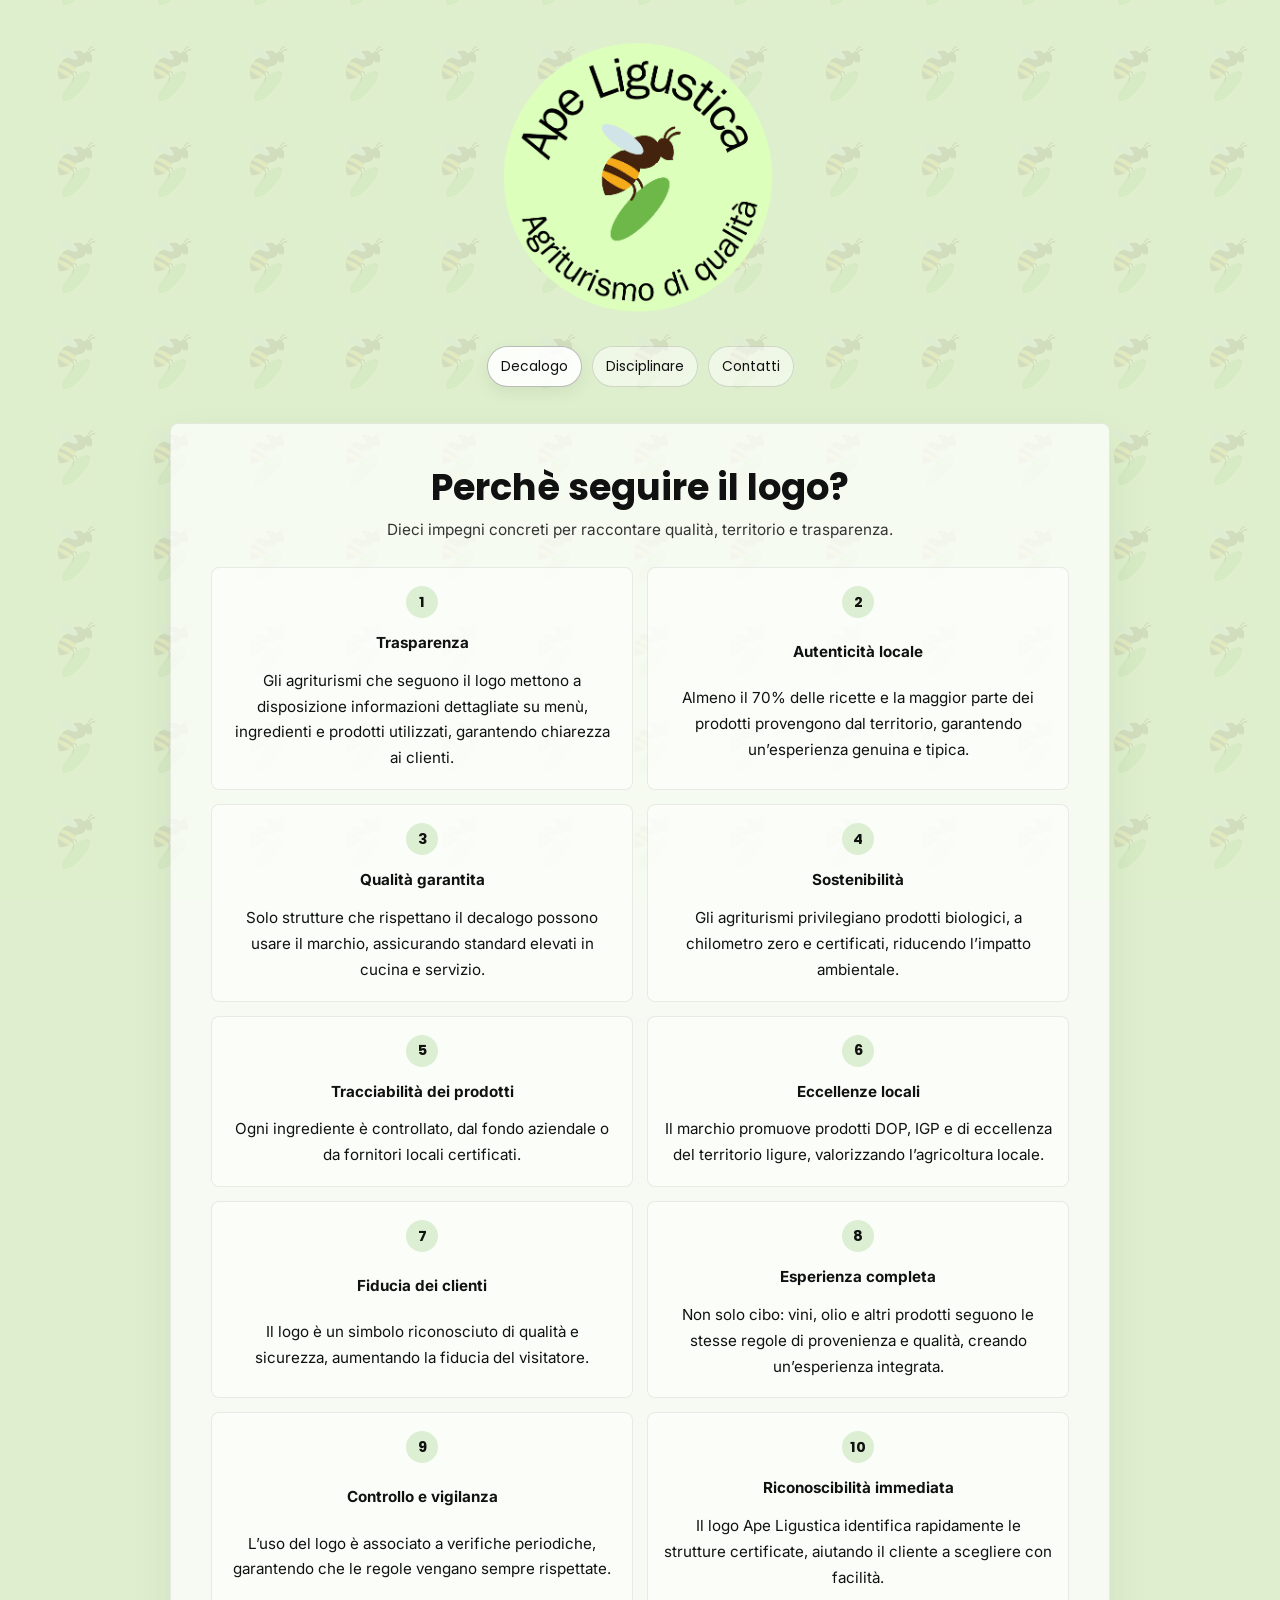
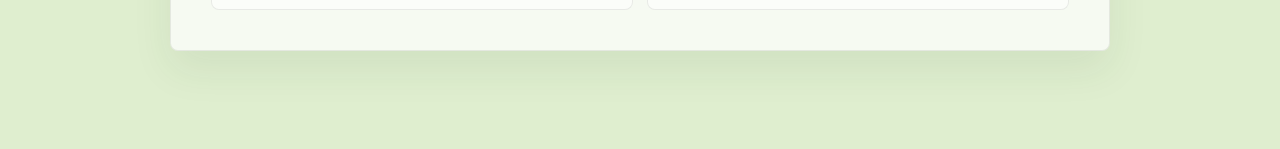
<file: index.html>
<!DOCTYPE html>
<html lang="it">
<head>
  <meta charset="UTF-8">
  <meta name="viewport" content="width=device-width, initial-scale=1.0">
  <title>Ape Ligustica</title>
  <link rel="icon" type="image/png" href="ape-ligustica-logo.png">
  <link rel="apple-touch-icon" href="ape-ligustica-logo.png">
  <link rel="preconnect" href="https://fonts.googleapis.com">
  <link rel="preconnect" href="https://fonts.gstatic.com" crossorigin>
  <link href="https://fonts.googleapis.com/css2?family=Inter:wght@400;500;600&family=Poppins:wght@600;700&display=swap" rel="stylesheet">
  <link rel="stylesheet" href="style.css">
  <script src="reload-home.js" defer></script>
</head>
<body>
  <div class="page">
    <header class="site-header" id="top">
      <img src="ape-ligustica-logo.png" alt="Logo Ape Ligustica" class="logo">
      <nav class="quick-nav" aria-label="Navigazione principale">
        <a href="index.html#why-logo" class="active">Decalogo</a>
        <a href="disciplinare.html">Disciplinare</a>
        <a href="contatti.html">Contatti</a>
      </nav>
    </header>

    <main>
      <section class="content-panel" aria-labelledby="why-logo">
        <h1 id="why-logo">Perchè seguire il logo?</h1>
        <p class="section-intro">Dieci impegni concreti per raccontare qualità, territorio e trasparenza.</p>
        <ol class="decalogue">
          <li><strong>Trasparenza</strong> Gli agriturismi che seguono il logo mettono a disposizione informazioni dettagliate su menù, ingredienti e prodotti utilizzati, garantendo chiarezza ai clienti.</li>
          <li><strong>Autenticità locale</strong> Almeno il 70% delle ricette e la maggior parte dei prodotti provengono dal territorio, garantendo un’esperienza genuina e tipica.</li>
          <li><strong>Qualità garantita</strong> Solo strutture che rispettano il decalogo possono usare il marchio, assicurando standard elevati in cucina e servizio.</li>
          <li><strong>Sostenibilità</strong> Gli agriturismi privilegiano prodotti biologici, a chilometro zero e certificati, riducendo l’impatto ambientale.</li>
          <li><strong>Tracciabilità dei prodotti</strong> Ogni ingrediente è controllato, dal fondo aziendale o da fornitori locali certificati.</li>
          <li><strong>Eccellenze locali</strong> Il marchio promuove prodotti DOP, IGP e di eccellenza del territorio ligure, valorizzando l’agricoltura locale.</li>
          <li><strong>Fiducia dei clienti</strong> Il logo è un simbolo riconosciuto di qualità e sicurezza, aumentando la fiducia del visitatore.</li>
          <li><strong>Esperienza completa</strong> Non solo cibo: vini, olio e altri prodotti seguono le stesse regole di provenienza e qualità, creando un’esperienza integrata.</li>
          <li><strong>Controllo e vigilanza</strong> L’uso del logo è associato a verifiche periodiche, garantendo che le regole vengano sempre rispettate.</li>
          <li><strong>Riconoscibilità immediata</strong> Il logo Ape Ligustica identifica rapidamente le strutture certificate, aiutando il cliente a scegliere con facilità.</li>
        </ol>

      </section>
    </main>
  </div>
</body>
</html>
</file>
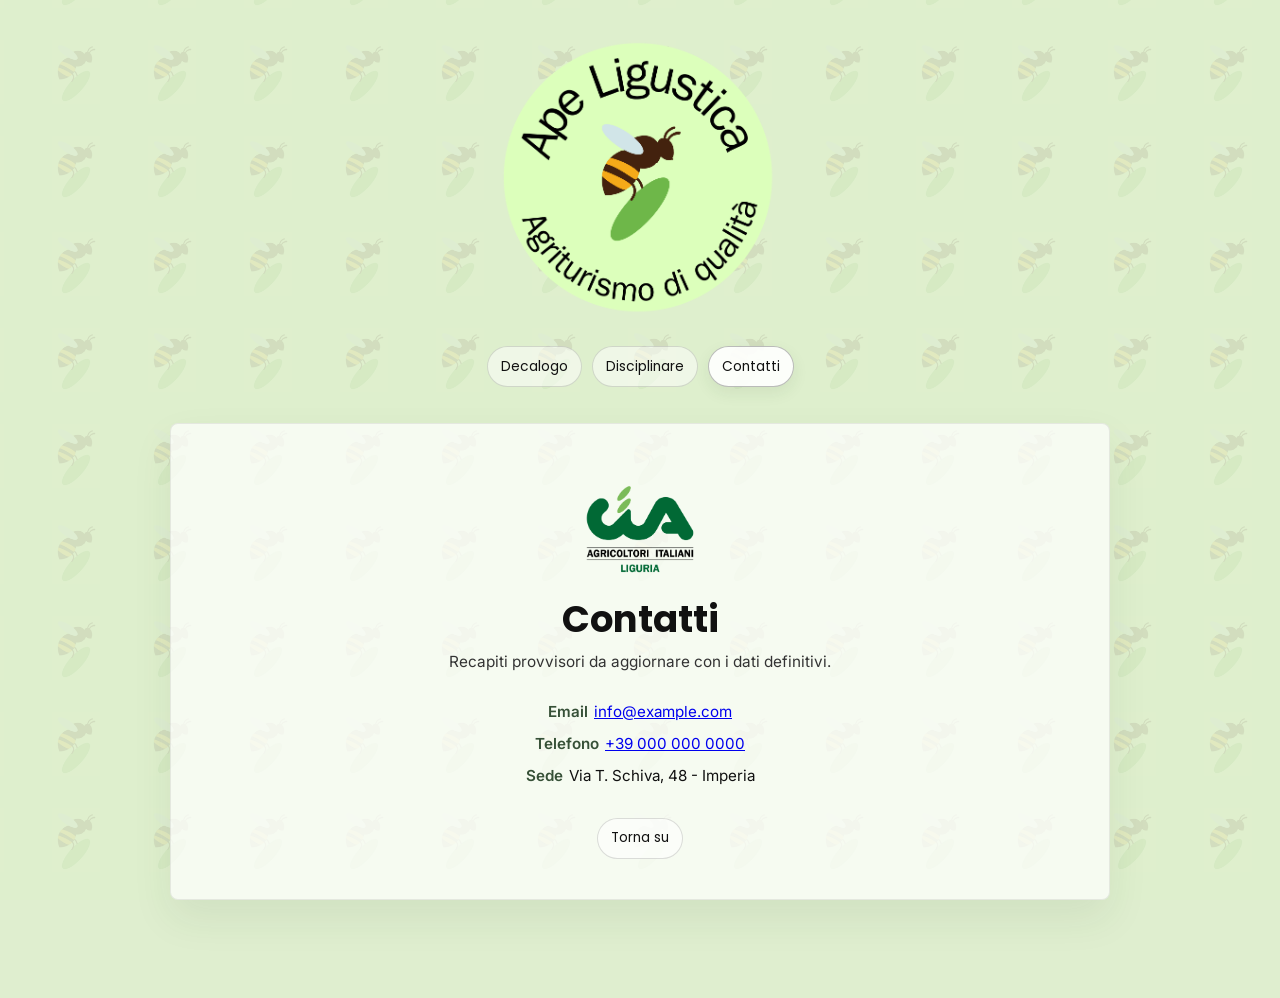
<file: contatti.html>
<!DOCTYPE html>
<html lang="it">
<head>
  <meta charset="UTF-8">
  <meta name="viewport" content="width=device-width, initial-scale=1.0">
  <title>Contatti Ape Ligustica</title>
  <link rel="icon" type="image/png" href="ape-ligustica-logo.png">
  <link rel="apple-touch-icon" href="ape-ligustica-logo.png">
  <link rel="preconnect" href="https://fonts.googleapis.com">
  <link rel="preconnect" href="https://fonts.gstatic.com" crossorigin>
  <link href="https://fonts.googleapis.com/css2?family=Inter:wght@400;500;600&family=Poppins:wght@600;700&display=swap" rel="stylesheet">
  <link rel="stylesheet" href="style.css">
  <script src="reload-home.js" defer></script>
</head>
<body>
  <div class="page">
    <header class="site-header" id="top">
      <img src="ape-ligustica-logo.png" alt="Logo Ape Ligustica" class="logo">
      <nav class="quick-nav" aria-label="Navigazione principale">
        <a href="index.html#why-logo">Decalogo</a>
        <a href="disciplinare.html">Disciplinare</a>
        <a href="contatti.html" class="active">Contatti</a>
      </nav>
    </header>

    <main>
      <section class="content-panel" aria-labelledby="contatti">
        <img src="cia-liguria-logo.png" alt="Logo CIA Liguria" class="contact-logo">
        <h1 id="contatti">Contatti</h1>
        <p class="section-intro">Recapiti provvisori da aggiornare con i dati definitivi.</p>
        <div class="contact-list">
          <div class="contact-row">
            <span class="contact-label">Email</span>
            <a href="mailto:info@example.com">info@example.com</a>
          </div>
          <div class="contact-row">
            <span class="contact-label">Telefono</span>
            <a href="tel:+390000000000">+39 000 000 0000</a>
          </div>
          <div class="contact-row">
            <span class="contact-label">Sede</span>
            <span>Via T. Schiva, 48 - Imperia</span>
          </div>
        </div>
        <div class="back-top"><a href="#top">Torna su</a></div>
      </section>
    </main>
  </div>
</body>
</html>
</file>
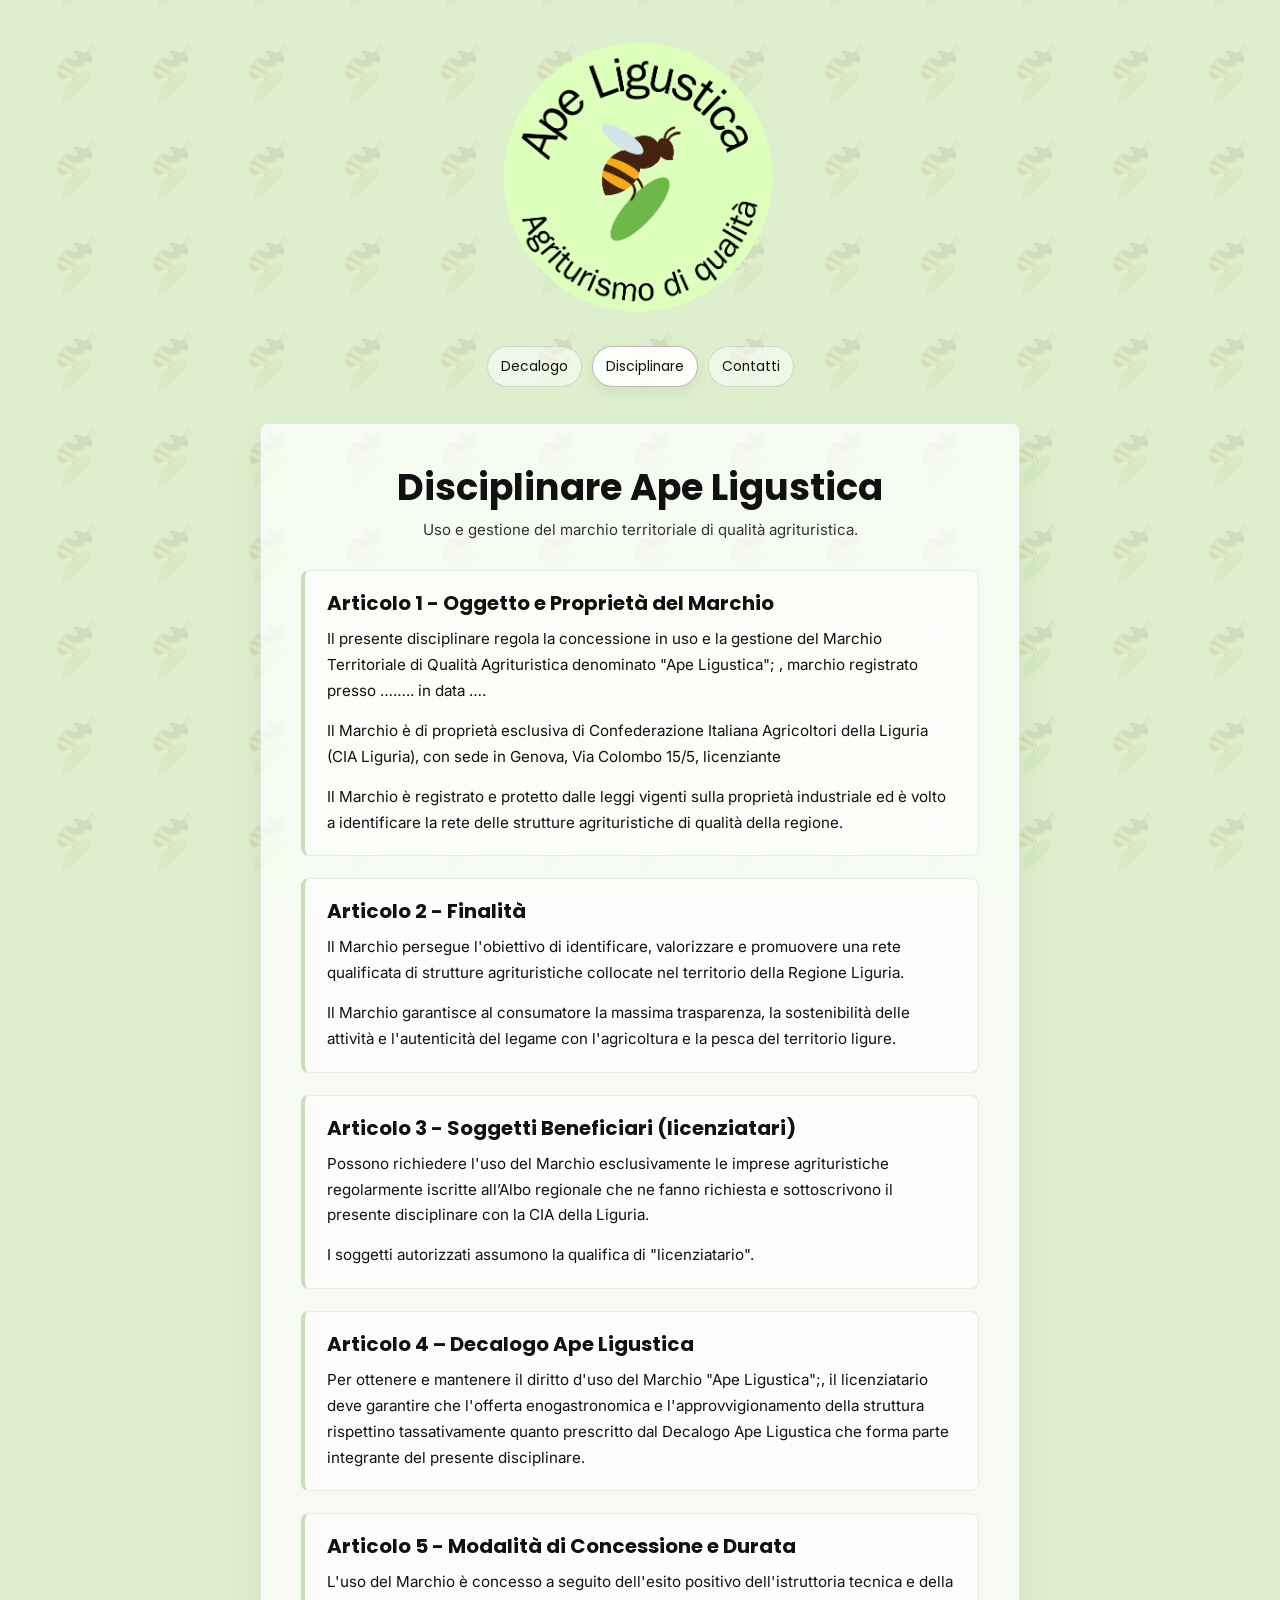
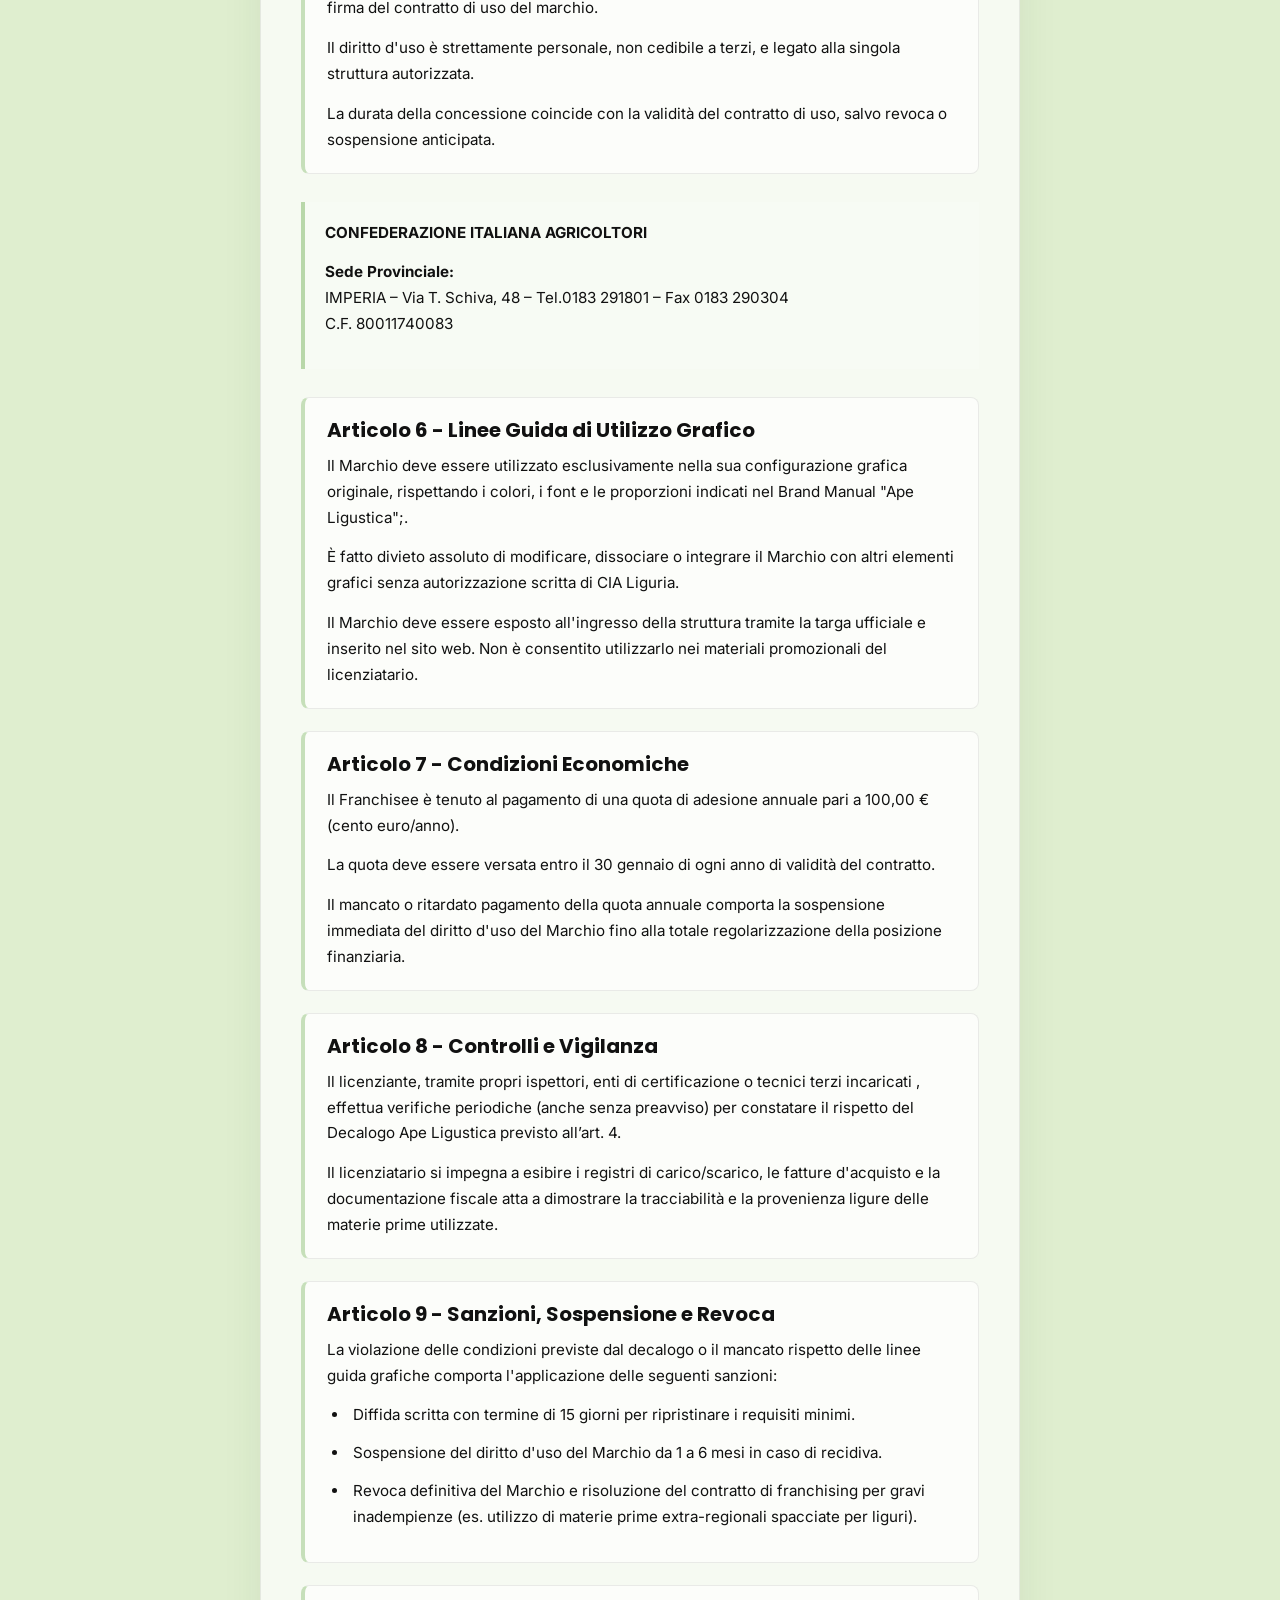
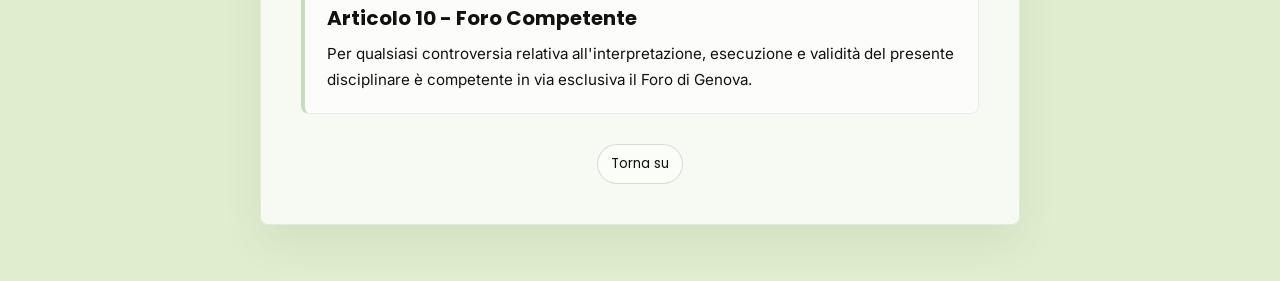
<file: disciplinare.html>
<!DOCTYPE html>
<html lang="it">
<head>
  <meta charset="UTF-8">
  <meta name="viewport" content="width=device-width, initial-scale=1.0">
  <title>Disciplinare Ape Ligustica</title>
  <link rel="icon" type="image/png" href="ape-ligustica-logo.png">
  <link rel="apple-touch-icon" href="ape-ligustica-logo.png">
  <link rel="preconnect" href="https://fonts.googleapis.com">
  <link rel="preconnect" href="https://fonts.gstatic.com" crossorigin>
  <link href="https://fonts.googleapis.com/css2?family=Inter:wght@400;500;600&family=Poppins:wght@600;700&display=swap" rel="stylesheet">
  <link rel="stylesheet" href="style.css">
  <script src="reload-home.js" defer></script>
</head>
<body>
  <div class="page">
    <header class="site-header" id="top">
      <img src="ape-ligustica-logo.png" alt="Logo Ape Ligustica" class="logo">
      <nav class="quick-nav" aria-label="Navigazione principale">
        <a href="index.html#why-logo">Decalogo</a>
        <a href="disciplinare.html" class="active">Disciplinare</a>
        <a href="contatti.html">Contatti</a>
      </nav>
    </header>

    <main>
      <section class="content-panel disciplinary-content" aria-labelledby="disciplinare">
        <h1 id="disciplinare" class="document-title">Disciplinare Ape Ligustica</h1>
        <p class="document-subtitle">Uso e gestione del marchio territoriale di qualità agrituristica.</p>

        <article class="article-block" id="articolo-1">
          <h3>Articolo 1 - Oggetto e Proprietà del Marchio</h3>
          <p>Il presente disciplinare regola la concessione in uso e la gestione del Marchio Territoriale di Qualità Agrituristica denominato "Ape Ligustica"; , marchio registrato presso …….. in data ….</p>
          <p>Il Marchio è di proprietà esclusiva di Confederazione Italiana Agricoltori della Liguria (CIA Liguria), con sede in Genova, Via Colombo 15/5, licenziante</p>
          <p>Il Marchio è registrato e protetto dalle leggi vigenti sulla proprietà industriale ed è volto a identificare la rete delle strutture agrituristiche di qualità della regione.</p>
        </article>

        <article class="article-block" id="articolo-2">
          <h3>Articolo 2 - Finalità</h3>
          <p>Il Marchio persegue l'obiettivo di identificare, valorizzare e promuovere una rete qualificata di strutture agrituristiche collocate nel territorio della Regione Liguria.</p>
          <p>Il Marchio garantisce al consumatore la massima trasparenza, la sostenibilità delle attività e l'autenticità del legame con l'agricoltura e la pesca del territorio ligure.</p>
        </article>

        <article class="article-block" id="articolo-3">
          <h3>Articolo 3 - Soggetti Beneficiari (licenziatari)</h3>
          <p>Possono richiedere l'uso del Marchio esclusivamente le imprese agrituristiche regolarmente iscritte all’Albo regionale che ne fanno richiesta e sottoscrivono il presente disciplinare con la CIA della Liguria.</p>
          <p>I soggetti autorizzati assumono la qualifica di "licenziatario".</p>
        </article>

        <article class="article-block" id="articolo-4">
          <h3>Articolo 4 – Decalogo Ape Ligustica</h3>
          <p>Per ottenere e mantenere il diritto d'uso del Marchio "Ape Ligustica";, il licenziatario deve garantire che l'offerta enogastronomica e l'approvvigionamento della struttura rispettino tassativamente quanto prescritto dal Decalogo Ape Ligustica che forma parte integrante del presente disciplinare.</p>
        </article>

        <article class="article-block" id="articolo-5">
          <h3>Articolo 5 - Modalità di Concessione e Durata</h3>
          <p>L'uso del Marchio è concesso a seguito dell'esito positivo dell'istruttoria tecnica e della firma del contratto di uso del marchio.</p>
          <p>Il diritto d'uso è strettamente personale, non cedibile a terzi, e legato alla singola struttura autorizzata.</p>
          <p>La durata della concessione coincide con la validità del contratto di uso, salvo revoca o sospensione anticipata.</p>
        </article>

        <div class="office">
          <p><strong>CONFEDERAZIONE ITALIANA AGRICOLTORI</strong></p>
          <p><strong>Sede Provinciale:</strong><br>IMPERIA – Via T. Schiva, 48 – Tel.0183 291801 – Fax 0183 290304<br>C.F. 80011740083</p>
        </div>

        <article class="article-block" id="articolo-6">
          <h3>Articolo 6 - Linee Guida di Utilizzo Grafico</h3>
          <p>Il Marchio deve essere utilizzato esclusivamente nella sua configurazione grafica originale, rispettando i colori, i font e le proporzioni indicati nel Brand Manual "Ape Ligustica";.</p>
          <p>È fatto divieto assoluto di modificare, dissociare o integrare il Marchio con altri elementi grafici senza autorizzazione scritta di CIA Liguria.</p>
          <p>Il Marchio deve essere esposto all'ingresso della struttura tramite la targa ufficiale e inserito nel sito web. Non è consentito utilizzarlo nei materiali promozionali del licenziatario.</p>
        </article>

        <article class="article-block" id="articolo-7">
          <h3>Articolo 7 - Condizioni Economiche</h3>
          <p>Il Franchisee è tenuto al pagamento di una quota di adesione annuale pari a 100,00 € (cento euro/anno).</p>
          <p>La quota deve essere versata entro il 30 gennaio di ogni anno di validità del contratto.</p>
          <p>Il mancato o ritardato pagamento della quota annuale comporta la sospensione immediata del diritto d'uso del Marchio fino alla totale regolarizzazione della posizione finanziaria.</p>
        </article>

        <article class="article-block" id="articolo-8">
          <h3>Articolo 8 - Controlli e Vigilanza</h3>
          <p>Il licenziante, tramite propri ispettori, enti di certificazione o tecnici terzi incaricati , effettua verifiche periodiche (anche senza preavviso) per constatare il rispetto del Decalogo Ape Ligustica previsto all’art. 4.</p>
          <p>Il licenziatario si impegna a esibire i registri di carico/scarico, le fatture d'acquisto e la documentazione fiscale atta a dimostrare la tracciabilità e la provenienza ligure delle materie prime utilizzate.</p>
        </article>

        <article class="article-block" id="articolo-9">
          <h3>Articolo 9 - Sanzioni, Sospensione e Revoca</h3>
          <p>La violazione delle condizioni previste dal decalogo o il mancato rispetto delle linee guida grafiche comporta l'applicazione delle seguenti sanzioni:</p>
          <ul class="sanctions">
            <li>Diffida scritta con termine di 15 giorni per ripristinare i requisiti minimi.</li>
            <li>Sospensione del diritto d'uso del Marchio da 1 a 6 mesi in caso di recidiva.</li>
            <li>Revoca definitiva del Marchio e risoluzione del contratto di franchising per gravi inadempienze (es. utilizzo di materie prime extra-regionali spacciate per liguri).</li>
          </ul>
        </article>

        <article class="article-block" id="articolo-10">
          <h3>Articolo 10 - Foro Competente</h3>
          <p>Per qualsiasi controversia relativa all'interpretazione, esecuzione e validità del presente disciplinare è competente in via esclusiva il Foro di Genova.</p>
        </article>
        <div class="back-top"><a href="#top">Torna su</a></div>
      </section>
    </main>
  </div>
</body>
</html>
</file>
<file: style.css>
* {
      box-sizing: border-box;
    }

    html {
      scroll-behavior: smooth;
    }

    body {
      position: relative;
      min-height: 100vh;
      margin: 0;
      background: #dfeecf;
      color: #111;
      font-family: "Inter", Arial, sans-serif;
      font-size: 0.95rem;
      line-height: 1.7;
    }

    body::before {
      position: fixed;
      inset: 0;
      z-index: 0;
      background-image: url("bee-leaf-pattern.png");
      background-position: 28px 24px;
      background-size: 96px auto;
      content: "";
      opacity: 0.08;
      pointer-events: none;
    }

    .page {
      position: relative;
      z-index: 1;
      width: min(100%, 980px);
      margin: 0 auto;
      padding: 32px 20px 56px;
    }

    .site-header {
      display: flex;
      flex-direction: column;
      align-items: center;
      justify-content: center;
      padding: 8px 0 36px;
    }

    .logo {
      display: block;
      width: min(60vw, 280px);
      height: auto;
      animation: logoFloat 4.5s ease-in-out infinite;
    }

    main {
      animation: fadeInUp 850ms ease-out both;
    }

    .quick-nav {
      display: flex;
      flex-wrap: wrap;
      justify-content: center;
      gap: 10px;
      margin-top: 26px;
      font-family: "Poppins", Arial, sans-serif;
      font-size: 0.86rem;
    }

    .quick-nav a {
      padding: 8px 13px;
      border: 1px solid rgba(17, 17, 17, 0.14);
      border-radius: 999px;
      background: rgba(255, 255, 255, 0.52);
      color: #111;
      text-decoration: none;
      transition: background 180ms ease, border-color 180ms ease, box-shadow 180ms ease, transform 180ms ease;
    }

    .quick-nav a:hover,
    .quick-nav a:focus {
      background: rgba(255, 255, 255, 0.82);
      border-color: rgba(17, 17, 17, 0.24);
      box-shadow: 0 7px 18px rgba(44, 74, 39, 0.08);
      transform: translateY(-2px);
    }

    section {
      margin: 0 0 42px;
    }

    h1,
    h2,
    h3 {
      margin: 0;
      color: #111;
      font-family: "Poppins", Arial, sans-serif;
      line-height: 1.25;
    }

    h1 {
      margin-bottom: 8px;
      font-size: clamp(1.55rem, 4vw, 2.3rem);
      text-align: center;
    }

    .section-intro {
      max-width: 620px;
      margin: 0 auto 24px;
      color: #333;
      text-align: center;
      font-size: 0.96rem;
      line-height: 1.6;
    }

    h2 {
      margin: 36px 0 14px;
      font-size: clamp(1.2rem, 3vw, 1.55rem);
    }

    h3 {
      margin: 24px 0 10px;
      font-size: clamp(1.05rem, 2.6vw, 1.25rem);
    }

    p {
      margin: 0 0 14px;
    }

    ol,
    ul {
      margin: 0;
      padding-left: 1.4rem;
    }

    li {
      margin: 0 0 12px;
      padding-left: 0.2rem;
    }

    .content-panel {
      background: rgba(255, 255, 255, 0.72);
      border: 1px solid rgba(20, 20, 20, 0.08);
      border-radius: 8px;
      padding: clamp(22px, 4vw, 40px);
      box-shadow: 0 18px 40px rgba(44, 74, 39, 0.08);
    }

    .decalogue {
      counter-reset: decalogue;
      display: grid;
      grid-template-columns: repeat(2, minmax(0, 1fr));
      gap: 14px;
      list-style: none;
      padding: 0;
    }

    .decalogue li {
      display: grid;
      justify-items: center;
      gap: 12px;
      min-height: 100%;
      margin: 0;
      padding: 18px 16px;
      background: rgba(255, 255, 255, 0.5);
      border: 1px solid rgba(17, 17, 17, 0.08);
      border-radius: 8px;
      text-align: center;
      animation: fadeInUp 650ms ease-out both;
      transition: background 180ms ease, border-color 180ms ease, box-shadow 180ms ease, transform 180ms ease;
    }

    .decalogue li:hover {
      background: rgba(255, 255, 255, 0.72);
      border-color: rgba(17, 17, 17, 0.14);
      box-shadow: 0 12px 26px rgba(44, 74, 39, 0.1);
      transform: translateY(-3px);
    }

    .decalogue li:nth-child(2) {
      animation-delay: 80ms;
    }

    .decalogue li:nth-child(3) {
      animation-delay: 160ms;
    }

    .decalogue li:nth-child(4) {
      animation-delay: 240ms;
    }

    .decalogue li:nth-child(5) {
      animation-delay: 320ms;
    }

    .decalogue li:nth-child(6) {
      animation-delay: 400ms;
    }

    .decalogue li:nth-child(7) {
      animation-delay: 480ms;
    }

    .decalogue li:nth-child(8) {
      animation-delay: 560ms;
    }

    .decalogue li:nth-child(9) {
      animation-delay: 640ms;
    }

    .decalogue li:nth-child(10) {
      animation-delay: 720ms;
    }

    .decalogue li::before {
      width: 2rem;
      height: 2rem;
      border-radius: 50%;
      background: #dcefd3;
      color: #111;
      content: counter(decalogue);
      counter-increment: decalogue;
      display: grid;
      place-items: center;
      font-family: "Poppins", Arial, sans-serif;
      font-size: 0.9rem;
      font-weight: 700;
    }

    .document-title {
      margin: 0 0 8px;
      text-align: center;
    }

    .document-subtitle {
      max-width: 620px;
      margin: 0 auto 28px;
      color: #333;
      text-align: center;
      font-size: 0.94rem;
      line-height: 1.6;
    }

    .disciplinary-content {
      max-width: 760px;
      margin: 0 auto;
    }

    .article-block {
      margin: 22px 0;
      padding: 20px 22px;
      background: rgba(255, 255, 255, 0.58);
      border: 1px solid rgba(17, 17, 17, 0.08);
      border-left: 4px solid #c6dfba;
      border-radius: 8px;
    }

    .article-block h3 {
      margin-top: 0;
    }

    .article-block p:last-child,
    .article-block ul:last-child {
      margin-bottom: 0;
    }

    .office {
      margin: 28px 0;
      padding: 18px 20px;
      background: #f7fbf4;
      border-left: 4px solid #b8d7a9;
    }

    .sanctions {
      margin-top: 8px;
    }

    .contacts {
      display: grid;
      justify-items: center;
      gap: 10px;
      margin-top: 46px;
      padding-top: 24px;
      border-top: 1px solid rgba(17, 17, 17, 0.18);
      text-align: center;
    }

    .contacts h2 {
      margin: 0 0 6px;
    }

    .contacts a {
      color: #111;
      text-decoration: none;
    }

    .contacts a:hover,
    .contacts a:focus {
      text-decoration: underline;
    }

    .contact-logo {
      display: block;
      width: min(38vw, 120px);
      height: auto;
      margin: 0 auto 12px;
    }

    .contact-list {
      display: grid;
      gap: 6px;
      margin-top: 4px;
    }

    .contact-row {
      display: flex;
      flex-wrap: wrap;
      justify-content: center;
      gap: 6px;
    }

    .contact-label {
      color: #365037;
      font-weight: 600;
    }

    @keyframes fadeInUp {
      from {
        opacity: 0;
        transform: translateY(18px);
      }

      to {
        opacity: 1;
        transform: translateY(0);
      }
    }

    @keyframes logoFloat {
      0%,
      100% {
        transform: translateY(0);
      }

      50% {
        transform: translateY(-5px);
      }
    }

    @media (max-width: 640px) {
      .page {
        padding: 24px 14px 44px;
      }

      .site-header {
        padding-bottom: 28px;
      }

      .logo {
        width: min(72vw, 220px);
      }

      .content-panel {
        padding: 20px 16px;
      }

      .decalogue {
        grid-template-columns: 1fr;
      }

      .article-block {
        padding: 18px 16px;
      }
    }

    @media (prefers-reduced-motion: reduce) {
      html {
        scroll-behavior: auto;
      }

      main,
      .logo,
      .decalogue li {
        animation: none;
      }

      .quick-nav a,
      .decalogue li {
        transition: none;
      }
    }


.quick-nav a.active {
  background: rgba(255, 255, 255, 0.9);
  border-color: rgba(17, 17, 17, 0.28);
  box-shadow: 0 6px 16px rgba(44, 74, 39, 0.08);
}

.back-top {
  display: flex;
  justify-content: center;
  margin-top: 30px;
}

.back-top a {
  padding: 8px 13px;
  border: 1px solid rgba(17, 17, 17, 0.14);
  border-radius: 999px;
  background: rgba(255, 255, 255, 0.54);
  color: #111;
  font-family: "Poppins", Arial, sans-serif;
  font-size: 0.84rem;
  text-decoration: none;
}

.back-top a:hover,
.back-top a:focus {
  background: rgba(255, 255, 255, 0.86);
}
</file>
